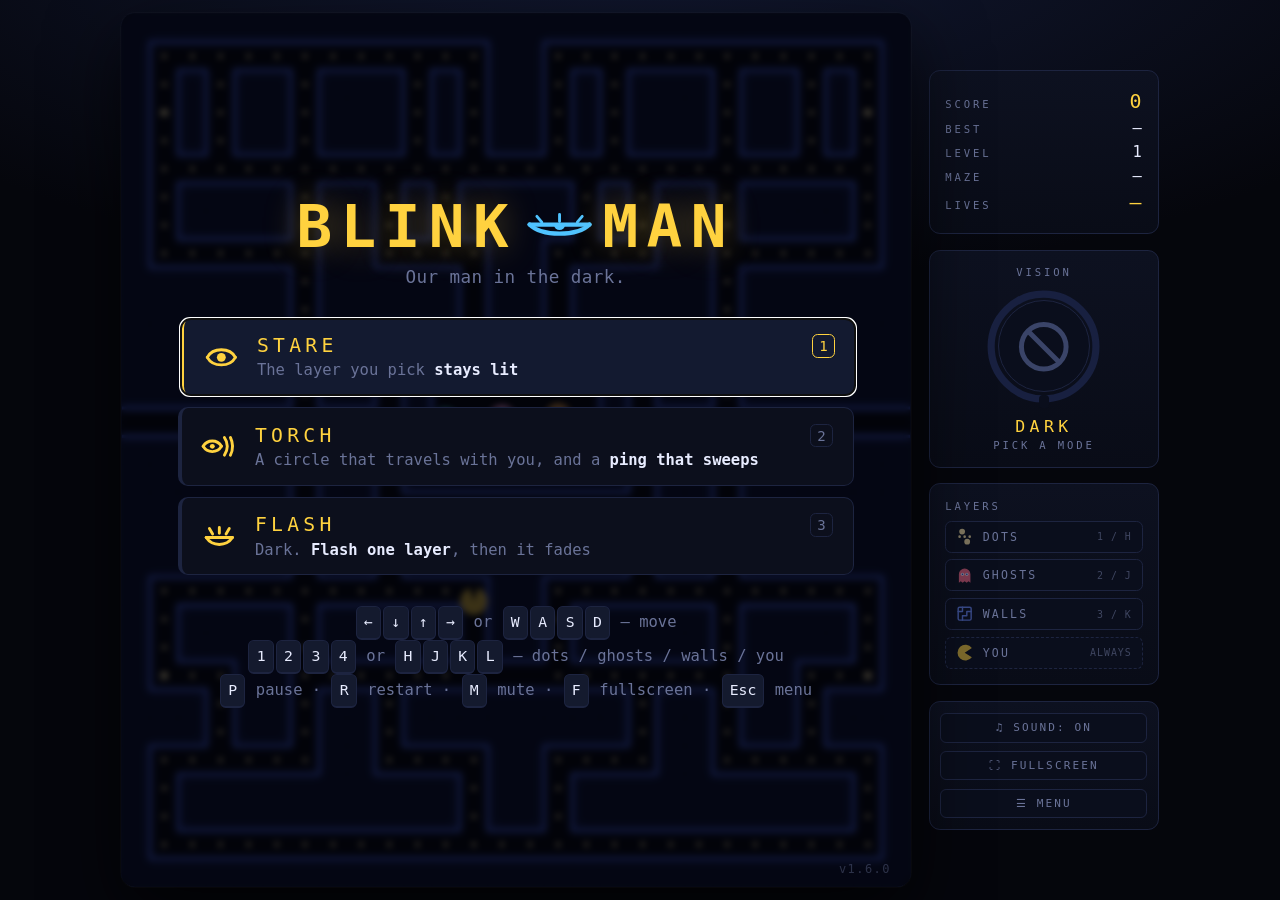
<file: index.html>
<!DOCTYPE html>
<html lang="en">
<head>
<meta charset="utf-8">
<title>BLINK-MAN</title>
<meta name="viewport" content="width=device-width, initial-scale=1">
<!-- content must match PV.TEXT.description in js/strings.js: link scrapers
     don't run JS, so they only ever see what is written here. -->
<meta name="description" data-t="description"
      content="A maze chase drawn one layer at a time.">
<meta property="og:type" content="website">
<meta property="og:title" content="BLINK-MAN">
<meta property="og:description" content="A maze chase drawn one layer at a time.">
<!-- Absolute, and deliberately so. A relative og:image resolves against
     whatever page the scraper fetched, which inside the itch.io zip is a
     sandboxed iframe origin that has no press/ directory. Pointing at the
     Pages copy gives every embed of the game the same card.
     press/social.png is 1200x630 because twitter:card below promises a
     1.91:1 image; cover.png is 630x500 and gets centre-cropped. -->
<meta property="og:image" content="https://kautiontape.github.io/blinkman/press/social.png">
<meta property="og:image:width" content="1200">
<meta property="og:image:height" content="630">
<meta property="og:image:alt" content="BLINK-MAN over a maze that fades into the dark, two ghosts waiting in it">
<meta property="og:url" content="https://kautiontape.github.io/blinkman/">
<meta name="twitter:card" content="summary_large_image">
<!-- inline so it survives being zipped for itch.io and served from a subpath -->
<link rel="icon" href="data:image/svg+xml,%3Csvg xmlns='http://www.w3.org/2000/svg' viewBox='0 0 24 24'%3E%3Crect width='24' height='24' fill='%2305060c'/%3E%3Cpath d='M12 12L22 5.5a11 11 0 1 0 0 13z' fill='%23ffd23f'/%3E%3C/svg%3E">
<link rel="stylesheet" href="css/style.css">
</head>
<body>

<!-- Player-facing wording lives in js/strings.js. Elements marked data-t are
     filled from it at startup; data-t-html allows inline markup. -->
<div id="app">

  <div id="stage">
    <canvas id="board" width="560" height="620" role="img" aria-label="BLINK-MAN game board">
      <span data-t="canvasFallback"></span>
    </canvas>

    <!-- The nudge for a player who hasn't used the number keys, driven by
         js/hud.js. Ahead of the overlay so the overlay covers it, and
         aria-hidden because the layer chips carry the same shortcuts. -->
    <div id="hint" aria-hidden="true"></div>

    <div id="overlay" class="overlay">
      <div class="panel" id="panel-menu">
        <!-- The eye stands in for the hyphen, so the accessible name has to
             come from aria-label rather than the text inside. -->
        <h1 aria-label="BLINK-MAN"><span data-t="logo.before">BLINK</span><span class="eye" aria-hidden="true">
          <svg viewBox="0 0 32 15" fill="none" stroke="currentColor"
               stroke-width="1.9" stroke-linecap="round">
            <path d="M2.5 6.5C8 12 24 12 29.5 6.5"/>
            <path d="M2.5 6.5H29.5"/>
            <path d="M13.5 6.5a2.5 2.5 0 0 0 5 0" fill="currentColor" stroke="none"/>
            <path d="M8 5.4 5.8 2.8M16 5.1V2M24 5.4 26.2 2.8" stroke-width="1.3"/>
          </svg>
        </span><span data-t="logo.after">MAN</span></h1>
        <p class="tag" id="splash"></p>
        <noscript><p class="tag">JavaScript is required to play.</p></noscript>

        <!-- built in js/menu.js: the rows expand and collapse, so they are not
             pinned here -->
        <div class="modes" id="modes" role="group" aria-label="Mode and difficulty"></div>

        <div class="keys">
          <div><kbd>&larr;</kbd><kbd>&darr;</kbd><kbd>&uarr;</kbd><kbd>&rarr;</kbd> or <kbd>W</kbd><kbd>A</kbd><kbd>S</kbd><kbd>D</kbd>
            <span data-t="keys.move" data-t-html></span></div>
          <div><kbd>1</kbd><kbd>2</kbd><kbd>3</kbd><kbd>4</kbd> or <kbd>H</kbd><kbd>J</kbd><kbd>K</kbd><kbd>L</kbd>
            <span data-t="keys.vision" data-t-html></span></div>
          <div><kbd>P</kbd> pause &middot; <kbd>R</kbd> restart &middot; <kbd>M</kbd> mute &middot; <kbd>F</kbd> fullscreen &middot; <kbd>Esc</kbd> menu</div>
        </div>
        <!-- filled from PV.VERSION so a deploy can be identified on sight, and
             a button because it opens the changelog -->
        <button class="version" id="version" type="button"></button>
      </div>

      <!-- The release notes, built in js/changelog.js. A dialog but not an
           aria-modal one: it takes the menu's place rather than covering it,
           and the sidebar's mute and fullscreen buttons stay reachable the
           same way their keys do. -->
      <div class="panel changelog" id="panel-changelog" role="dialog"
           aria-labelledby="changelog-title" hidden>
        <h2 id="changelog-title" data-t="changelog.title"></h2>
        <div class="log" id="changelog-log" tabindex="0"></div>
        <button class="txtbtn" id="changelog-close" type="button" data-t="changelog.close"></button>
      </div>

      <div class="panel small" id="panel-message" role="status" hidden>
        <h2 id="msg-title">READY</h2>
        <p id="msg-body"></p>
        <p class="hint" id="msg-hint"></p>
      </div>
    </div>
  </div>

  <aside id="hud" aria-label="Game status">
    <div class="hud-block">
      <div class="stat"><span class="label" data-t="hud.score"></span><span class="value" id="score">0</span></div>
      <div class="stat"><span class="label" data-t="hud.best"></span><span class="value dim" id="best">0</span></div>
      <div class="stat"><span class="label" data-t="hud.level"></span><span class="value dim" id="level">1</span></div>
      <div class="stat"><span class="label" data-t="hud.maze"></span><span class="value dim" id="maze-id">&mdash;</span></div>
      <div class="stat"><span class="label" data-t="hud.lives"></span><span class="value" id="lives"></span></div>
    </div>

    <div class="hud-block vision">
      <div class="label" data-t="hud.vision"></div>

      <div class="badge-wrap">
        <svg class="ring" viewBox="0 0 100 100" aria-hidden="true">
          <circle class="ring-track" cx="50" cy="50" r="44"></circle>
          <circle class="ring-fill"  cx="50" cy="50" r="44" id="ring-fill"></circle>
        </svg>
        <div class="badge" id="badge">
          <div class="badge-icon" id="badge-icon"></div>
        </div>
        <div class="badge-cd" id="badge-cd"></div>
      </div>
      <div class="badge-name" id="badge-name"></div>
      <div class="badge-mode" id="badge-mode"></div>
    </div>

    <div class="hud-block">
      <div class="label" data-t="hud.layers"></div>
      <!-- buttons, built in js/hud.js: clicking one is the same pick as its key -->
      <div class="chips" id="chips" role="group" aria-label="Layers"></div>
    </div>

    <div class="hud-block foot">
      <button id="btn-mute" class="txtbtn" type="button" title="Toggle sound (M)" aria-keyshortcuts="M"></button>
      <button id="btn-full" class="txtbtn" type="button" title="Toggle fullscreen (F)" aria-keyshortcuts="F"></button>
      <button id="btn-menu" class="txtbtn" type="button" title="Menu (Esc)" aria-keyshortcuts="Escape" data-t="buttons.menu"></button>
    </div>
  </aside>

</div>

<!-- maze.js first of the game files: entities, render and game read PV.TILE at
     load time, and attract reads PV.DIRS. aura.js comes after
     render.js, whose PV.wantsCalm it reads. main.js last — it starts the
     loop. -->
<script src="js/strings.js"></script>
<script src="js/changelog.js"></script>
<script src="js/maze.js"></script>
<script src="js/audio.js"></script>
<script src="js/vision.js"></script>
<script src="js/entities.js"></script>
<script src="js/render.js"></script>
<script src="js/aura.js"></script>
<script src="js/hud.js"></script>
<script src="js/menu.js"></script>
<script src="js/game.js"></script>
<script src="js/attract.js"></script>
<script src="js/main.js"></script>
</body>
</html>
</file>
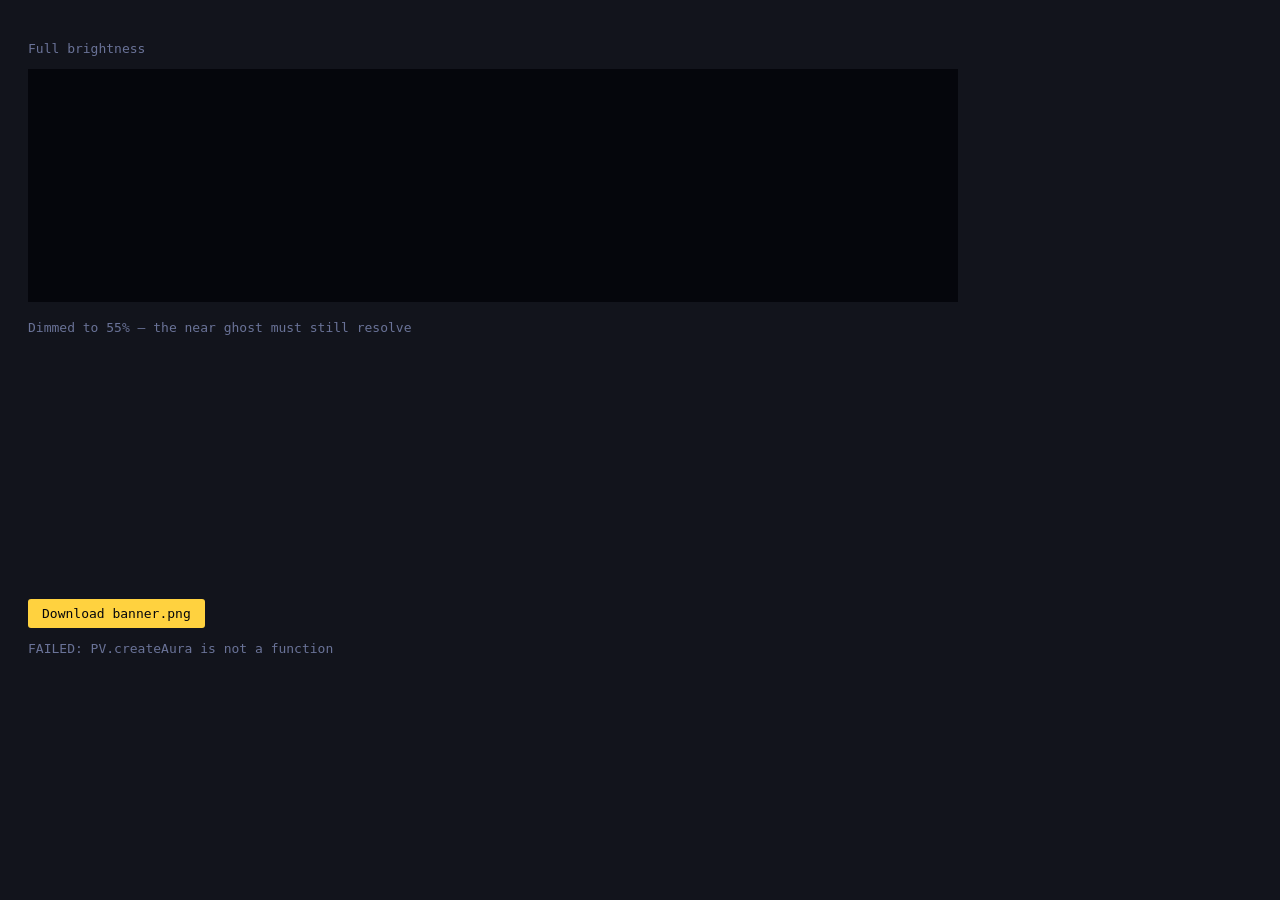
<file: tools/banner.html>
<!DOCTYPE html>
<html lang="en">
<head>
<meta charset="utf-8">
<title>BLINK-MAN banner</title>
<link rel="preconnect" href="https://fonts.googleapis.com">
<link rel="preconnect" href="https://fonts.gstatic.com" crossorigin>
<link href="https://fonts.googleapis.com/css2?family=JetBrains+Mono:wght@800&display=swap" rel="stylesheet">
<style>
  body { margin: 0; padding: 28px; background: #12141c; color: #e8ecff;
         font: 13px ui-monospace, monospace; }
  canvas { display: block; width: 930px; height: 233px; margin-bottom: 18px; }
  /* Half brightness, to check the 18% ghost survives a dim screen. */
  #dim { filter: brightness(0.55); }
  button { font: inherit; padding: 7px 14px; background: #ffd23f; color: #05060c;
           border: 0; border-radius: 3px; cursor: pointer; }
  p { color: #6a7398; }
</style>
</head>
<body>
  <p>Full brightness</p>
  <canvas id="out" width="1860" height="465"></canvas>
  <p>Dimmed to 55% — the near ghost must still resolve</p>
  <canvas id="dim" width="1860" height="465"></canvas>
  <button id="save">Download banner.png</button>
  <p id="info"></p>

<script src="../js/maze.js"></script>
<script src="../js/render.js"></script>
<script src="./banner-layout.js"></script>
<script src="./banner-draw.js"></script>
<script>
  var out = document.getElementById('out');

  document.fonts.load('800 100px "JetBrains Mono"').then(function () {
    return document.fonts.ready;
  }).then(function () {
    var meta = PV.drawBanner(out, PV.BANNER.seed);
    document.getElementById('dim').getContext('2d').drawImage(out, 0, 0);
    document.getElementById('info').textContent =
      'seed ' + meta.seed + '  recipe ' + meta.recipe +
      '  player c' + meta.player.col + ',r' + meta.player.row;
  }).catch(function (err) {
    document.getElementById('info').textContent = 'FAILED: ' + err.message;
    throw err;
  });

  document.getElementById('save').onclick = function () {
    out.toBlob(function (blob) {
      var a = document.createElement('a');
      a.href = URL.createObjectURL(blob);
      a.download = 'banner.png';
      a.click();
      URL.revokeObjectURL(a.href);
    });
  };
</script>
</body>
</html>
</file>
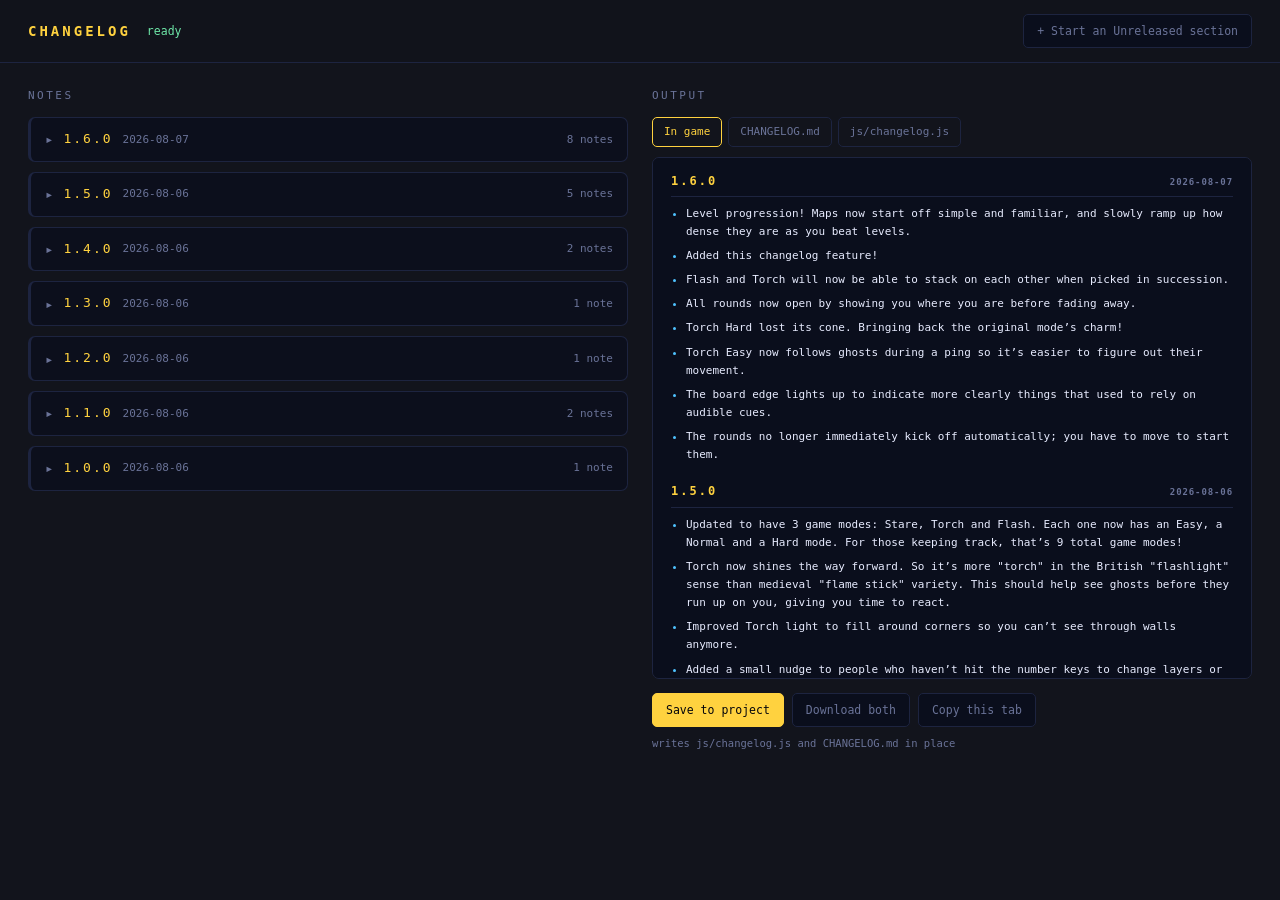
<file: tools/changelog.html>
<!DOCTYPE html>
<html lang="en">
<head>
<meta charset="utf-8">
<title>BLINK-MAN changelog</title>
<style>
  :root {
    --bg: #12141c; --panel: #0c0f1c; --sunken: #0a0e1c; --line: #1d2440;
    --ink: #e8ecff; --dim: #6a7398; --accent: #ffd23f; --accent2: #4fc3ff;
    --danger: #ff4d6d;
  }
  * { box-sizing: border-box; }
  body { margin: 0; background: var(--bg); color: var(--ink);
         font: 13px/1.6 ui-monospace, "JetBrains Mono", Menlo, Consolas, monospace; }

  header { position: sticky; top: 0; z-index: 5; display: flex; align-items: center;
           gap: 16px; padding: 14px 28px; background: rgba(18,20,28,.94);
           border-bottom: 1px solid var(--line); backdrop-filter: blur(6px); }
  h1 { margin: 0; font-size: 14px; letter-spacing: 3px; color: var(--accent); font-weight: 700; }
  .spacer { flex: 1; }
  #verdict { font-size: 11.5px; color: var(--dim); }
  #verdict.bad { color: var(--danger); }
  #verdict.good { color: #6ee7a8; }

  .cols { display: grid; grid-template-columns: minmax(0,1fr) minmax(0,1fr);
          gap: 24px; padding: 24px 28px 80px; align-items: start; }
  @media (max-width: 1100px) { .cols { grid-template-columns: minmax(0,1fr); } }

  h2 { margin: 0 0 12px; font-size: 11px; letter-spacing: 2.5px; color: var(--dim);
       font-weight: 500; }

  /* ---- the editor ---- */

  details { background: var(--panel); border: 1px solid var(--line);
            border-left: 3px solid var(--line); border-radius: 7px;
            margin-bottom: 10px; }
  details[open] { border-left-color: var(--accent2); }
  details.pending { border-left-color: var(--accent); }
  summary { display: flex; align-items: center; gap: 10px; padding: 11px 14px;
            cursor: pointer; list-style: none; }
  summary::-webkit-details-marker { display: none; }
  summary::before { content: '▸'; color: var(--dim); font-size: 14px; line-height: 1; }
  details[open] summary::before { content: '▾'; }
  .rel-name { letter-spacing: 2px; color: var(--accent); }
  .rel-when { font-size: 11px; color: var(--dim); }
  .rel-count { margin-left: auto; font-size: 11px; color: var(--dim); }
  .body { padding: 0 14px 14px; }

  .note { display: flex; gap: 8px; align-items: flex-start; margin-bottom: 7px; }
  textarea { flex: 1; min-height: 34px; padding: 7px 10px; resize: none; overflow: hidden;
             background: var(--sunken); border: 1px solid var(--line); border-radius: 5px;
             color: var(--ink); font: inherit; }
  textarea:focus { outline: none; border-color: var(--accent2); }
  textarea.bad { border-color: var(--danger); }
  .why { margin: -3px 0 8px 2px; font-size: 11px; color: var(--danger); }
  .why[hidden] { display: none; }

  .tools { display: flex; flex-direction: column; gap: 2px; }
  .mini { width: 22px; height: 16px; padding: 0; line-height: 1; background: none;
          border: 1px solid var(--line); border-radius: 3px; color: var(--dim);
          font: 10px ui-monospace, monospace; cursor: pointer; }
  .mini:hover:not(:disabled) { color: var(--ink); border-color: var(--accent2); }
  .mini:disabled { opacity: .25; cursor: default; }
  .mini.kill:hover { color: var(--danger); border-color: var(--danger); }

  button.act { padding: 7px 13px; background: var(--sunken); border: 1px solid var(--line);
               border-radius: 5px; color: var(--dim); font: inherit; font-size: 11.5px;
               cursor: pointer; }
  button.act:hover:not(:disabled) { color: var(--ink); border-color: var(--accent2); }
  button.act:disabled { opacity: .35; cursor: default; }
  button.act.go { background: var(--accent); border-color: var(--accent); color: #05060c; }
  button.act.go:hover:not(:disabled) { color: #05060c; filter: brightness(1.12); }

  /* ---- the output ---- */

  .out { position: sticky; top: 62px; }
  .tabs { display: flex; gap: 6px; margin-bottom: 10px; }
  .tab { padding: 5px 11px; background: none; border: 1px solid var(--line);
         border-radius: 5px; color: var(--dim); font: inherit; font-size: 11px;
         cursor: pointer; }
  .tab.on { color: var(--accent); border-color: var(--accent); }
  pre { margin: 0; padding: 14px; max-height: 58vh; overflow: auto;
        background: var(--sunken); border: 1px solid var(--line); border-radius: 7px;
        font: inherit; font-size: 11.5px; white-space: pre-wrap; word-break: break-word;
        color: var(--dim); }
  #preview { max-height: 58vh; overflow: auto; padding: 14px 18px;
             background: var(--sunken); border: 1px solid var(--line); border-radius: 7px; }
  .rel-block + .rel-block { margin-top: 18px; }
  .rel-block h3 { display: flex; justify-content: space-between; align-items: baseline;
                  margin: 0 0 8px; padding-bottom: 5px; border-bottom: 1px solid var(--line);
                  font-size: 12px; letter-spacing: 2px; color: var(--accent); }
  .rel-block .when { font-size: 9px; letter-spacing: .1em; color: var(--dim); }
  .rel-block ul { margin: 0; padding-left: 15px; }
  .rel-block li { margin: 6px 0; font-size: 11px; line-height: 1.65; }
  .rel-block li::marker { color: var(--accent2); }

  .bar { display: flex; flex-wrap: wrap; gap: 8px; align-items: center; margin-top: 14px; }
  #saved { font-size: 11px; color: var(--dim); }
  #how { margin: 8px 0 0; font-size: 10.5px; color: var(--dim); }

  .warn { margin: 0 28px; display: flex; flex-direction: column; gap: 8px; }
  .warn:empty { display: none; }
  .warn p { display: flex; flex-wrap: wrap; align-items: center; gap: 10px;
            margin: 0; padding: 10px 14px; background: #2a1520;
            border: 1px solid var(--danger); border-radius: 6px;
            font-size: 11.5px; color: #ffb3c1; }
  .warn a { color: var(--accent); font-weight: 700; }
  code { color: var(--accent2); }
</style>
</head>
<body>

<header>
  <h1>CHANGELOG</h1>
  <span id="verdict"></span>
  <span class="spacer"></span>
  <button class="act" id="add-pending" hidden>+ Start an Unreleased section</button>
</header>

<div class="warn" id="warn"></div>

<div class="cols">
  <div>
    <h2>NOTES</h2>
    <div id="editor"></div>
  </div>

  <div class="out">
    <h2>OUTPUT</h2>
    <div class="tabs">
      <button class="tab on" data-view="preview">In game</button>
      <button class="tab" data-view="md">CHANGELOG.md</button>
      <button class="tab" data-view="js">js/changelog.js</button>
    </div>
    <div id="preview"></div>
    <pre id="md" hidden></pre>
    <pre id="js" hidden></pre>
    <div class="bar">
      <button class="act go" id="save">Save to project</button>
      <button class="act" id="download">Download both</button>
      <button class="act" id="copy">Copy this tab</button>
      <span id="saved"></span>
    </div>
    <p id="how"></p>
  </div>
</div>

<!-- The notes themselves, and every renderer the game uses on them. Loading
     the real file is the point: this page edits what the game ships. -->
<script src="../js/changelog.js"></script>
<script>
(function (PV) {
  'use strict';

  /* The draft. Deep-copied so an abandoned edit is one reload away, and so the
     array the page loaded stays available as the "unchanged" baseline. */
  var draft = JSON.parse(JSON.stringify(PV.CHANGELOG));
  var PENDING = PV.CHANGELOG_UNRELEASED;

  var editor = document.getElementById('editor');
  var verdict = document.getElementById('verdict');
  var saved = document.getElementById('saved');
  var warn = document.getElementById('warn');
  var saveBtn = document.getElementById('save');
  var downloadBtn = document.getElementById('download');

  /* The source text js/changelog.js's array gets spliced into. Fetched rather
     than rebuilt, so this page never has to know what else is in that file. */
  var sourceText = null;
  var rootHandle = null;

  /* Writing to disk needs a trustworthy origin, and only localhost, 127.0.0.1
     and [::1] are. `python3 -m http.server` prints its banner as 0.0.0.0,
     which is the address it *binds*, and following that into the URL bar costs
     you the file access — same server, same port, wrong name. This is the same
     page on a name that counts. */
  function trustworthyUrl() {
    if (window.isSecureContext || location.protocol !== 'http:') return null;
    return 'http://localhost' + (location.port ? ':' + location.port : '') +
      location.pathname + location.search;
  }

  // ------------------------------------------------------------- the rules

  /* Both live in js/changelog.js, alongside the notes and the renderers, and
     test/changelog-test.js fails on the same faultIn. That is what makes Save
     staying disabled here the same standard the suite applies — this page
     cannot write a file that turns it red. */
  var faultIn = PV.changelogFault;
  var tidy = PV.changelogTidy;

  function clean() {
    return draft.map(function (rel) {
      return {
        version: rel.version,
        date: rel.date,
        notes: rel.notes.map(tidy).filter(Boolean)
      };
    });
  }

  function faults() {
    var n = 0;
    draft.forEach(function (rel) {
      if (!rel.notes.length) n++;
      rel.notes.forEach(function (note) { if (faultIn(note)) n++; });
    });
    return n;
  }

  // ------------------------------------------------------------ the editor

  function grow(ta) {
    ta.style.height = 'auto';
    ta.style.height = ta.scrollHeight + 'px';
  }

  function noteRow(rel, i) {
    var row = document.createElement('div');
    row.className = 'note';

    var ta = document.createElement('textarea');
    ta.value = rel.notes[i];
    ta.rows = 1;

    var why = document.createElement('p');
    why.className = 'why';

    /* Live rather than on blur: a note being told it is 'empty' while you are
       three words into fixing it is worse than no message at all. */
    function mark() {
      var fault = faultIn(rel.notes[i]);
      ta.classList.toggle('bad', !!fault);
      why.textContent = fault || '';
      why.hidden = !fault;
    }

    ta.addEventListener('input', function () {
      rel.notes[i] = ta.value;
      grow(ta);
      mark();
      refresh();
    });
    // Tidying on the way out rather than as you type, so a half-typed word is
    // never rewritten under the cursor.
    ta.addEventListener('blur', function () {
      rel.notes[i] = tidy(ta.value);
      ta.value = rel.notes[i];
      grow(ta);
      mark();
      refresh();
    });
    // A list of notes behaves like a list: Enter starts the next one.
    ta.addEventListener('keydown', function (e) {
      if (e.key !== 'Enter' || e.shiftKey) return;
      e.preventDefault();
      rel.notes[i] = tidy(ta.value);
      rel.notes.splice(i + 1, 0, '');
      draw(rel, i + 1);
    });

    var tools = document.createElement('div');
    tools.className = 'tools';
    tools.appendChild(mini('▲', i === 0, function () {
      rel.notes.splice(i - 1, 0, rel.notes.splice(i, 1)[0]);
      draw(rel, i - 1);
    }));
    tools.appendChild(mini('▼', i === rel.notes.length - 1, function () {
      rel.notes.splice(i + 1, 0, rel.notes.splice(i, 1)[0]);
      draw(rel, i + 1);
    }));
    var kill = mini('✕', false, function () {
      rel.notes.splice(i, 1);
      draw();
    });
    kill.classList.add('kill');
    tools.appendChild(kill);

    row.appendChild(ta);
    row.appendChild(tools);

    var wrap = document.createElement('div');
    wrap.appendChild(row);
    wrap.appendChild(why);
    mark();
    return wrap;
  }

  function mini(label, disabled, onclick) {
    var b = document.createElement('button');
    b.className = 'mini';
    b.type = 'button';
    b.textContent = label;
    b.disabled = disabled;
    b.onclick = onclick;
    return b;
  }

  /* Which releases are unfolded, by version. Adding or deleting a note redraws
     the whole list, and without this every other release would fold itself up
     underneath you each time. */
  var opened = {};
  draft.forEach(function (rel) { opened[rel.version] = rel.version === PENDING; });

  /* `focusRel` and `focusAt` put the caret back where the edit happened, since
     every structural change redraws the whole list. */
  function draw(focusRel, focusAt) {
    editor.textContent = '';
    draft.forEach(function (rel) {
      var pending = rel.version === PENDING;

      var box = document.createElement('details');
      if (pending) box.className = 'pending';
      box.open = !!opened[rel.version];
      box.addEventListener('toggle', function () { opened[rel.version] = box.open; });

      var sum = document.createElement('summary');
      sum.innerHTML = '<span class="rel-name"></span><span class="rel-when"></span>' +
        '<span class="rel-count"></span>';
      sum.querySelector('.rel-name').textContent = rel.version;
      sum.querySelector('.rel-when').textContent = rel.date ||
        (pending ? 'dated when you release' : '');
      sum.querySelector('.rel-count').textContent =
        rel.notes.length + (rel.notes.length === 1 ? ' note' : ' notes');
      box.appendChild(sum);

      var body = document.createElement('div');
      body.className = 'body';
      rel.notes.forEach(function (note, i) { body.appendChild(noteRow(rel, i)); });

      var add = document.createElement('button');
      add.className = 'act';
      add.type = 'button';
      add.textContent = '+ Add note';
      add.onclick = function () {
        rel.notes.push('');
        draw(rel, rel.notes.length - 1);
      };
      body.appendChild(add);

      box.appendChild(body);
      editor.appendChild(box);

      if (rel === focusRel) {
        opened[rel.version] = box.open = true;
        var tas = body.querySelectorAll('textarea');
        if (tas[focusAt]) { tas[focusAt].focus(); }
      }
    });

    editor.querySelectorAll('textarea').forEach(grow);
    document.getElementById('add-pending').hidden =
      draft.some(function (rel) { return rel.version === PENDING; });
    refresh();
  }

  // ------------------------------------------------------------ the output

  var views = { preview: document.getElementById('preview'),
                md: document.getElementById('md'),
                js: document.getElementById('js') };
  var view = 'preview';

  function refresh() {
    var entries = clean();
    // The same call main.js makes, so this is the modal, not a lookalike.
    views.preview.innerHTML = PV.changelogHtml(entries)
      .replace(/class="rel"/g, 'class="rel-block"')
      .replace(/class="rel-date"/g, 'class="when"');
    views.md.textContent = PV.changelogMarkdown(entries);
    views.js.textContent = PV.changelogEntriesJs(entries);

    var bad = faults();
    verdict.className = bad ? 'bad' : 'good';
    verdict.textContent = bad
      ? bad + (bad === 1 ? ' note needs fixing' : ' notes need fixing')
      : 'ready';
    saveBtn.disabled = downloadBtn.disabled = bad > 0 || !sourceText;
    saveBtn.title = whySaveIs();
    document.getElementById('how').textContent = whySaveIs();
  }

  /* A disabled button with no reason on it is the worst version of this, so
     the reason is always on screen. It names the actual missing piece — the
     server, the API, or a note — rather than blaming the browser on a hunch. */
  function whySaveIs() {
    if (!sourceText) return 'needs a local server — see above';
    if (faults()) return 'fix the notes first';
    if (!window.isSecureContext) {
      return location.hostname + ' is not a trustworthy origin — reopen on localhost';
    }
    if (!window.showDirectoryPicker) {
      return 'no directory picker in this browser — Download both instead';
    }
    return 'writes js/changelog.js and CHANGELOG.md in place';
  }

  document.querySelectorAll('.tab').forEach(function (tab) {
    tab.onclick = function () {
      view = tab.dataset.view;
      document.querySelectorAll('.tab').forEach(function (t) {
        t.classList.toggle('on', t === tab);
      });
      Object.keys(views).forEach(function (k) { views[k].hidden = k !== view; });
    };
  });

  document.getElementById('add-pending').onclick = function () {
    draft.unshift({ version: PENDING, date: '', notes: [''] });
    draw(draft[0], 0);
  };

  // -------------------------------------------------------------- the save

  function files() {
    var entries = clean();
    return {
      'js/changelog.js': PV.changelogSource(sourceText, entries),
      'CHANGELOG.md': PV.changelogMarkdown(entries)
    };
  }

  function say(msg, bad) {
    saved.textContent = msg;
    saved.style.color = bad ? 'var(--danger)' : '#6ee7a8';
  }

  /* Several things can be wrong at once — a non-trustworthy origin and a
     CHANGELOG.md holding edits, say — so notices stack rather than replace. */
  function notice(build) {
    var p = document.createElement('p');
    build(p);
    warn.appendChild(p);
    return p;
  }

  /* Straight onto the working copy. The directory picker is the only way a
     page is allowed to do that, and it needs the project root — the one
     holding index.html — not js/ or tools/. */
  saveBtn.onclick = async function () {
    try {
      /* Report the state rather than guess at a cause. The picker needs a
         secure context — http://localhost counts, file:// does not — and a
         Chromium build that ships it. Which of those is missing is worth
         saying out loud, because the fix is different for each. */
      if (!window.showDirectoryPicker) throw new Error(
        'no showDirectoryPicker on ' + location.origin +
        ' (secure context: ' + window.isSecureContext + '). Use Download both.');
      if (!rootHandle) {
        rootHandle = await window.showDirectoryPicker({ mode: 'readwrite', id: 'blinkman' });
      }
      var js = await rootHandle.getDirectoryHandle('js');
      var handle = await js.getFileHandle('changelog.js');

      // Re-read rather than trusting the fetch from page load: an edit made in
      // an editor since then would otherwise be silently overwritten.
      var onDisk = await (await handle.getFile()).text();
      var next = PV.changelogSource(onDisk, clean());
      if (next === null) throw new Error('could not find the array in js/changelog.js');

      await write(handle, next);
      await write(await rootHandle.getFileHandle('CHANGELOG.md', { create: true }),
        PV.changelogMarkdown(clean()));
      sourceText = next;
      say('saved both files');
    } catch (err) {
      if (err.name === 'AbortError') return;          // the picker was dismissed
      // The name matters as much as the text: SecurityError means the origin,
      // NotAllowedError means the permission was refused.
      say(err.name && err.name !== 'Error' ? err.name + ': ' + err.message : err.message, true);
    }
  };

  async function write(handle, text) {
    var w = await handle.createWritable();
    await w.write(text);
    await w.close();
  }

  downloadBtn.onclick = function () {
    var out = files();
    Object.keys(out).forEach(function (name) {
      var a = document.createElement('a');
      a.href = URL.createObjectURL(new Blob([out[name]], { type: 'text/plain' }));
      a.download = name.split('/').pop();
      a.click();
      URL.revokeObjectURL(a.href);
    });
    say('downloaded — move them into place');
  };

  document.getElementById('copy').onclick = function () {
    var text = view === 'preview' ? views.md.textContent : views[view].textContent;
    navigator.clipboard.writeText(text).then(function () {
      say('copied ' + (view === 'preview' ? 'the Markdown' : 'the ' + view));
    }, function () { say('the browser refused the clipboard', true); });
  };

  // --------------------------------------------------------------- startup

  /* The array arrives through the script tag above, which works from anywhere.
     The file's *text* has to be fetched, and that needs a server — so does the
     directory picker, which is only offered in a secure context. */
  /* no-store on both reads. A cached copy here is not a stale preview, it is a
     wrong answer: the divergence check would clear a CHANGELOG.md it had not
     actually seen, and Download both would hand back a file spliced onto an
     older source. */
  fetch('../js/changelog.js', { cache: 'no-store' })
    .then(function (r) { return r.ok ? r.text() : Promise.reject(r.status); })
    .then(function (text) { sourceText = text; refresh(); return checkMarkdown(); })
    .catch(function () {
      notice(function (p) {
        p.innerHTML = 'Open this over a local server to save anything — ' +
          '<code>python3 -m http.server 8000</code> from the project root, then ' +
          '<code>localhost:8000/tools/changelog.html</code>. Editing and the ' +
          'previews work as they are.';
      });
      refresh();
    });

  /* Ahead of everything else, because it is the one problem with a one-click
     fix and the one whose cause is invisible: the page looks perfectly served,
     it just cannot be trusted with your files under this name. */
  (function () {
    var better = trustworthyUrl();
    if (!better) return;
    notice(function (p) {
      p.appendChild(document.createTextNode(
        location.hostname + ' is not a trustworthy origin, so the browser will ' +
        'not hand over your files. Same server, different name:'));
      var a = document.createElement('a');
      a.href = better;
      a.textContent = better;
      p.appendChild(a);
    });
  })();

  /* CHANGELOG.md is the file people reach for, so it grows edits the array has
     not seen. Saying so on arrival — with the button that takes them — is what
     keeps the next save from quietly writing over them. */
  function checkMarkdown() {
    return fetch('../CHANGELOG.md', { cache: 'no-store' })
      .then(function (r) { return r.ok ? r.text() : Promise.reject(r.status); })
      .then(function (md) {
        var fromMd = PV.changelogParse(md);
        if (!fromMd.length || PV.changelogSame(fromMd, clean())) return;
        var row = notice(function (p) {
          p.appendChild(document.createTextNode(
            'CHANGELOG.md says something different from js/changelog.js. ' +
            'Saving now would write over it.'));
          var take = document.createElement('button');
          take.className = 'act';
          take.textContent = 'Load CHANGELOG.md';
          take.onclick = function () {
            draft = fromMd;
            opened = {};
            draft.forEach(function (rel) { opened[rel.version] = rel.version === PENDING; });
            row.remove();
            draw();
            say('loaded from CHANGELOG.md — Save to write it back');
          };
          p.appendChild(take);
        });
      })
      .catch(function () { /* no CHANGELOG.md yet — the array is all there is */ });
  }

  draw();

})(window.PV);
</script>
</body>
</html>
</file>
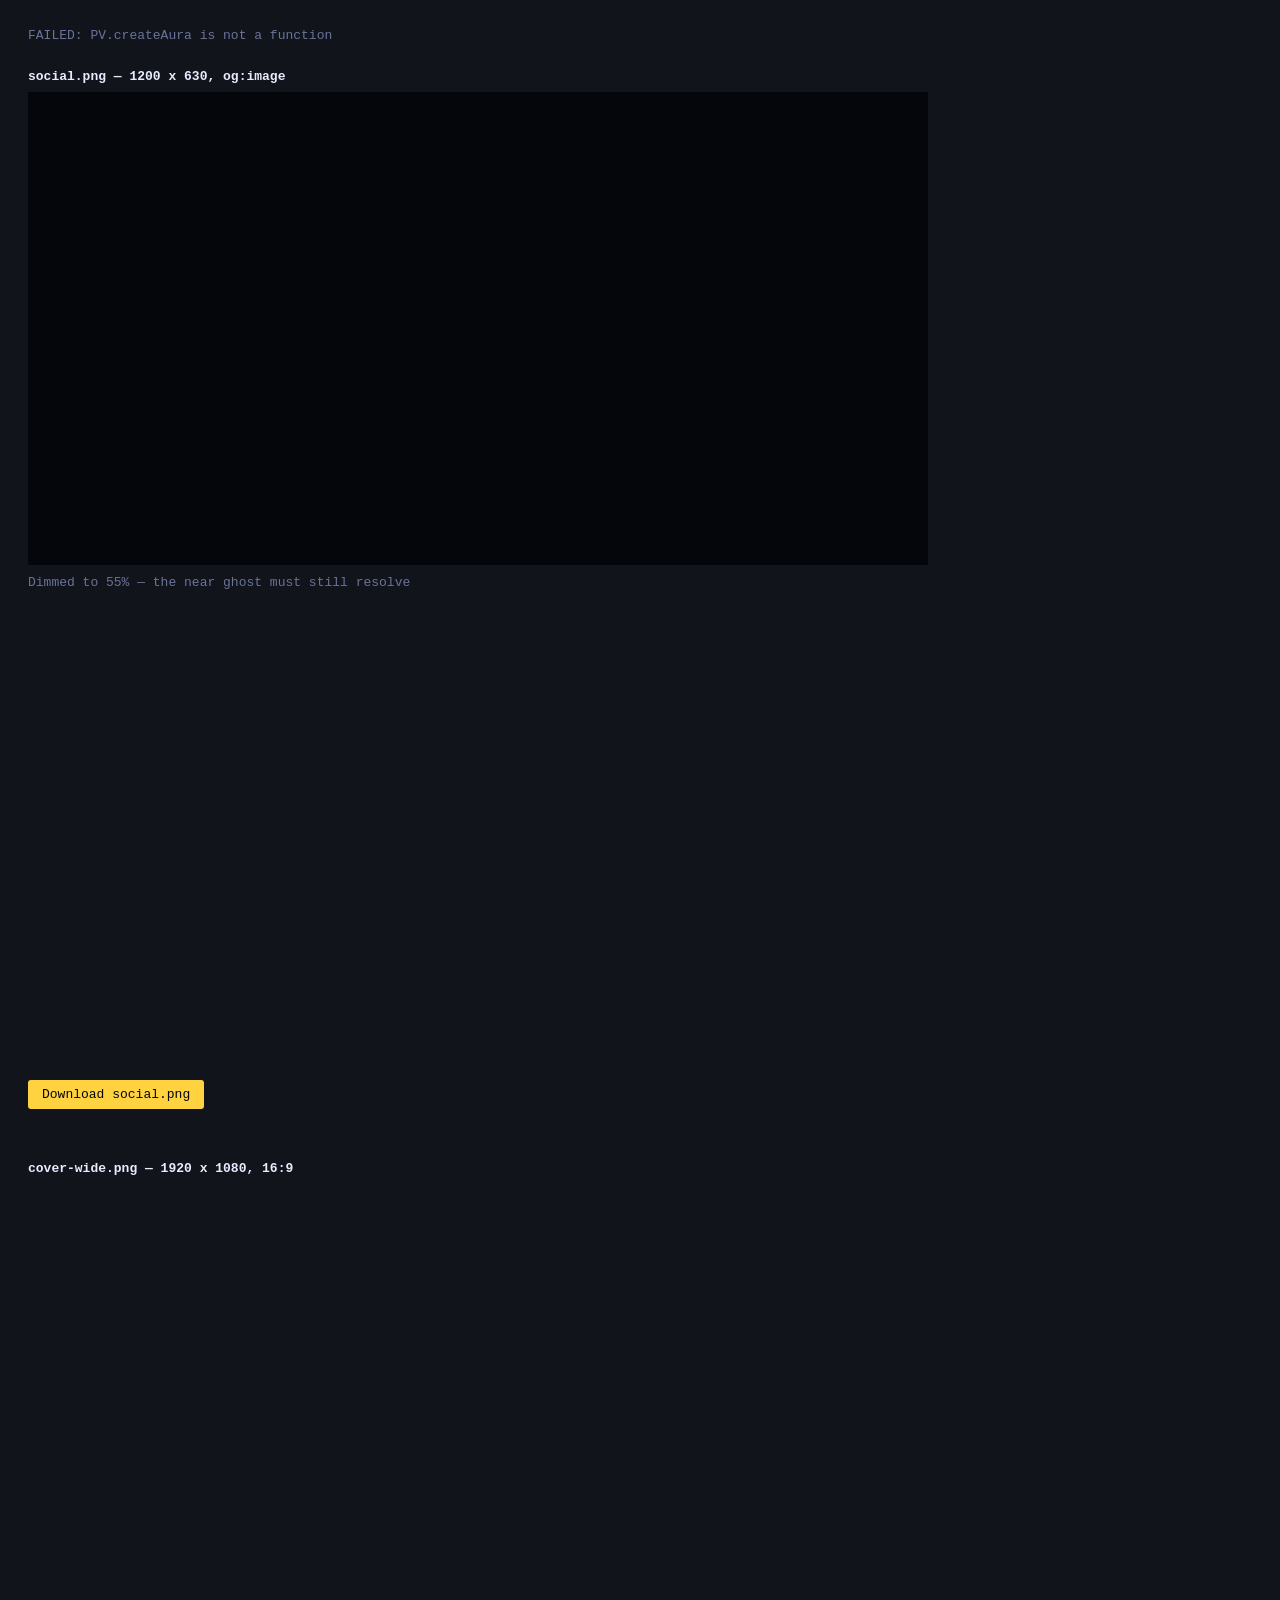
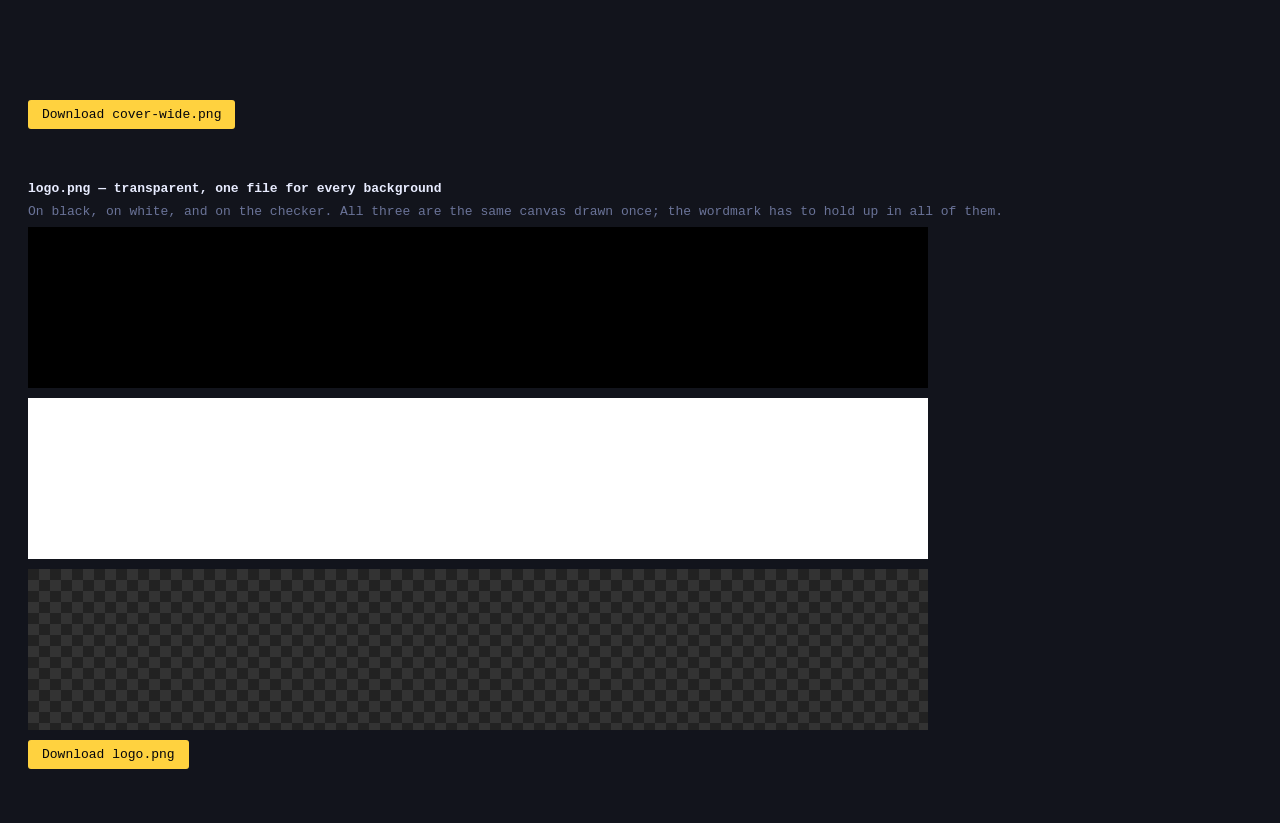
<file: tools/promo.html>
<!DOCTYPE html>
<html lang="en">
<head>
<meta charset="utf-8">
<title>BLINK-MAN press art</title>
<link rel="preconnect" href="https://fonts.googleapis.com">
<link rel="preconnect" href="https://fonts.gstatic.com" crossorigin>
<link href="https://fonts.googleapis.com/css2?family=JetBrains+Mono:wght@500;800&display=swap" rel="stylesheet">
<style>
  body { margin: 0; padding: 28px; background: #12141c; color: #e8ecff;
         font: 13px ui-monospace, monospace; }
  canvas { display: block; max-width: 900px; width: 100%; height: auto;
           margin-bottom: 10px; }
  /* The checker shows where the logo is genuinely transparent. */
  .alpha { background-image:
             linear-gradient(45deg, #333 25%, transparent 25%, transparent 75%, #333 75%),
             linear-gradient(45deg, #333 25%, #222 25%, #222 75%, #333 75%);
           background-size: 22px 22px;
           background-position: 0 0, 11px 11px; }
  .light { background: #ffffff; }
  .dark-bg { background: #000000; }
  /* Half brightness, to check the near ghost survives a dim screen. */
  .dim { filter: brightness(0.55); }
  button { font: inherit; padding: 7px 14px; background: #ffd23f; color: #05060c;
           border: 0; border-radius: 3px; cursor: pointer; margin-bottom: 26px; }
  h2 { font: 600 13px ui-monospace, monospace; margin: 26px 0 8px; }
  p { color: #6a7398; margin: 0 0 8px; }
</style>
</head>
<body>
  <p id="info">rendering…</p>

  <h2>social.png — 1200 x 630, og:image</h2>
  <canvas id="social" width="1200" height="630"></canvas>
  <p>Dimmed to 55% — the near ghost must still resolve</p>
  <canvas id="social-dim" class="dim" width="1200" height="630"></canvas>
  <button data-save="social">Download social.png</button>

  <h2>cover-wide.png — 1920 x 1080, 16:9</h2>
  <canvas id="wide" width="1920" height="1080"></canvas>
  <button data-save="wide">Download cover-wide.png</button>

  <h2>logo.png — transparent, one file for every background</h2>
  <p>On black, on white, and on the checker. All three are the same canvas
     drawn once; the wordmark has to hold up in all of them.</p>
  <canvas id="logo" class="dark-bg" width="1900" height="340"></canvas>
  <canvas id="logo-white" class="light" width="1900" height="340"></canvas>
  <canvas id="logo-checker" class="alpha" width="1900" height="340"></canvas>
  <button data-save="logo">Download logo.png</button>

<script src="../js/maze.js"></script>
<script src="../js/render.js"></script>
<script src="./banner-layout.js"></script>
<script src="./banner-draw.js"></script>
<script>
  var FILES = {
    social: 'social.png',
    wide: 'cover-wide.png',
    logo: 'logo.png'
  };

  function byId(id) { return document.getElementById(id); }

  document.fonts.load('800 100px "JetBrains Mono"').then(function () {
    return document.fonts.load('500 40px "JetBrains Mono"');
  }).then(function () {
    return document.fonts.ready;
  }).then(function () {
    var social = PV.drawPreset(byId('social'), 'social');
    PV.drawPreset(byId('wide'), 'wide');
    PV.drawLogo(byId('logo'));

    ['logo-white', 'logo-checker'].forEach(function (id) {
      byId(id).getContext('2d').drawImage(byId('logo'), 0, 0);
    });
    byId('social-dim').getContext('2d').drawImage(byId('social'), 0, 0);

    byId('info').textContent = 'seed ' + social.seed + '  recipe ' +
      social.recipe + '  player c' + social.player.col + ',r' + social.player.row +
      '   logo ink ' + PV.LOGO_INK +
      '  ' + PV.contrastRatio(PV.LOGO_INK, '#ffffff').toFixed(2) + ':1 on white, ' +
      PV.contrastRatio(PV.LOGO_INK, '#000000').toFixed(2) + ':1 on black';
    document.body.dataset.ready = '1';
  }).catch(function (err) {
    byId('info').textContent = 'FAILED: ' + err.message;
    throw err;
  });

  document.body.addEventListener('click', function (e) {
    var id = e.target.dataset && e.target.dataset.save;
    if (!id) return;
    byId(id).toBlob(function (blob) {
      var a = document.createElement('a');
      a.href = URL.createObjectURL(blob);
      a.download = FILES[id];
      a.click();
      URL.revokeObjectURL(a.href);
    });
  });
</script>
</body>
</html>
</file>
<file: css/style.css>
/* Sizing model:
 *   main.js measures the viewport and sets #stage's pixel size plus a --sc
 *   scale factor (1 = 20 screen pixels per board tile). Everything drawn on
 *   the board scales through the canvas transform; everything around it scales
 *   off --sc or the HUD's own font-size, so the whole UI grows together. */
:root {
  --bg: #05060c;
  --panel: #0c0f1c;
  --sunken: #0a0e1c;
  --line: #1d2440;
  --ink: #e8ecff;
  --dim: #6a7398;
  --accent: #ffd23f;
  --accent2: #4fc3ff;
  --danger: #ff4d6d;
  --mono: ui-monospace, "SF Mono", "JetBrains Mono", Menlo, Consolas, monospace;
}

* { box-sizing: border-box; }

html, body {
  margin: 0;
  height: 100%;
  overflow: hidden;
  background:
    radial-gradient(120vw 70vh at 50% -10%, #131a35 0%, transparent 60%),
    var(--bg);
  color: var(--ink);
  font-family: var(--mono);
}

#app {
  height: 100vh;
  display: flex;
  align-items: center;
  justify-content: center;
  gap: clamp(12px, 1.4vw, 34px);
  padding: clamp(8px, 1.4vh, 26px);
}

#stage {
  position: relative;
  flex: 0 0 auto;
  /* width and height are set by main.js to the current board's aspect ratio,
     which changes with the level */
}

#board {
  display: block;
  width: 100%;
  height: 100%;
  background: #000;
  border: 1px solid var(--line);
  border-radius: calc(10px * var(--sc, 1));
  box-shadow: 0 0 0 1px rgba(255,255,255,.02), 0 3vh 8vh rgba(0,0,0,.7);
}

/* Lands in maze row 28, part of the fixed skeleton every maze shares and
   mostly wall — only the corridors at columns 12 to 15 cross it. The
   transition is the fade in and out; the reduced-motion block below
   collapses it. */
#hint {
  position: absolute;
  left: 0;
  right: 0;
  bottom: calc(40px * var(--sc, 1));
  text-align: center;
  font-size: calc(12px * var(--sc, 1));
  letter-spacing: calc(1px * var(--sc, 1));
  color: var(--ink);
  /* Stacked rather than one soft pass: the band it sits in is wall, and a lit
     wall's stroke runs straight through the glyphs without a tight halo. */
  text-shadow:
    0 0 calc(2px * var(--sc, 1)) #000,
    0 0 calc(3px * var(--sc, 1)) #000,
    0 0 calc(5px * var(--sc, 1)) #000,
    0 0 calc(10px * var(--sc, 1)) #000;
  pointer-events: none;
  opacity: 0;
  transition: opacity .6s;
}
/* Breathing rather than flat: it competes with a lit maze behind it, and the
   movement is what carries across a board the player is reading. .65 is the
   midpoint the breath swings either side of, .35 to .95. The animation waits
   out the fade-in transition above and starts and ends each loop on that
   midpoint, the value the fade lands on, so it never snaps. */
#hint.on {
  opacity: .65;
  animation: hint-breathe 3.6s ease-in-out .6s infinite;
}

@keyframes hint-breathe {
  0%, 100% { opacity: .65; }
  25%      { opacity: .95; }
  50%      { opacity: .65; }
  75%      { opacity: .35; }
}

.overlay {
  position: absolute;
  inset: 0;
  display: flex;
  align-items: center;
  justify-content: center;
  background: rgba(3,5,12,.78);
  -webkit-backdrop-filter: blur(3px);
  backdrop-filter: blur(3px);
  border-radius: calc(10px * var(--sc, 1));
}
/* display:flex above outranks [hidden]'s default style, which main.js toggles */
.overlay[hidden] { display: none; }

.panel {
  width: 92%;
  text-align: center;
  padding: 0 calc(18px * var(--sc, 1));
}

.panel h1 {
  margin: 0 0 calc(4px * var(--sc, 1));
  font-size: calc(42px * var(--sc, 1));
  letter-spacing: calc(6px * var(--sc, 1));
  color: var(--accent);
  text-shadow: 0 0 calc(24px * var(--sc, 1)) rgba(255,210,63,.35);
}
/* The half-shut eye standing in for the hyphen in BLINK-MAN. */
.panel h1 .eye {
  display: inline-block;
  width: 1.2em;
  height: .6em;
  margin: 0 .12em;
  vertical-align: .04em;
  color: var(--accent2);
}
.panel h1 .eye svg { width: 100%; height: 100%; display: block; }

.panel .tag {
  margin: 0 0 calc(22px * var(--sc, 1));
  color: var(--dim);
  font-size: calc(12.5px * var(--sc, 1));
  letter-spacing: .4px;
}

.panel.small h2 {
  margin: 0 0 calc(8px * var(--sc, 1));
  font-size: calc(30px * var(--sc, 1));
  letter-spacing: calc(4px * var(--sc, 1));
  color: var(--accent);
}
.panel.small p { margin: calc(4px * var(--sc, 1)) 0; font-size: calc(13px * var(--sc, 1)); }
.panel.small .hint {
  color: var(--dim);
  font-size: calc(11.5px * var(--sc, 1));
  margin-top: calc(14px * var(--sc, 1));
}

/* One column, and the mode rows keep their position through both steps: the
   list never reflows under the pointer, so changing your mind is one click on
   a row that has not moved. */
.modes {
  display: flex;
  flex-direction: column;
  gap: calc(8px * var(--sc, 1));
  margin-bottom: calc(22px * var(--sc, 1));
}

.mrow {
  display: grid;
  grid-template-columns: auto 1fr auto;
  align-items: center;
  gap: calc(12px * var(--sc, 1));
  width: 100%;
  padding: calc(11px * var(--sc, 1)) calc(14px * var(--sc, 1));
  background: var(--panel);
  border: 1px solid var(--line);
  border-left: calc(3px * var(--sc, 1)) solid var(--line);
  border-radius: calc(7px * var(--sc, 1));
  color: var(--ink);
  font-family: inherit;
  cursor: pointer;
  text-align: left;
  transition: border-color .12s, background .12s, transform .08s, opacity .12s;
}

/* Keyboard cursor and mouse hover land on the same look, so there is exactly
   one "where am I" signal on screen whichever device put it there. */
.mrow.is-cursor {
  background: #131a30;
  border-color: var(--accent2);
  border-left-color: var(--accent);
  transform: translateX(2px);
}

.mico { display: block; width: calc(26px * var(--sc, 1)); height: calc(26px * var(--sc, 1)); color: var(--accent); }
.mico svg { display: block; width: 100%; height: 100%; }

.mbody { display: flex; flex-direction: column; gap: calc(3px * var(--sc, 1)); min-width: 0; }
.mname {
  text-transform: uppercase;   /* strings.js stores names in normal case */
  font-size: calc(14px * var(--sc, 1));
  letter-spacing: calc(3px * var(--sc, 1));
  color: var(--accent);
}
.mdesc { font-size: calc(11px * var(--sc, 1)); color: var(--dim); }
.mdesc b { color: var(--ink); font-weight: 600; }

.mnum {
  align-self: start;
  min-width: calc(16px * var(--sc, 1));
  padding: calc(2px * var(--sc, 1)) 0;
  text-align: center;
  font-size: calc(10px * var(--sc, 1));
  color: var(--dim);
  border: 1px solid var(--line);
  border-radius: calc(4px * var(--sc, 1));
}
.mrow.is-cursor .mnum { color: var(--accent); border-color: var(--accent); }

/* A mode that is not the open one shrinks to a label. It keeps its place and
   stays clickable, and it carries no digit: the digits belong to whichever list
   is addressable, and while a mode is open that is its difficulties. */
.mrow.is-collapsed {
  grid-template-columns: auto 1fr;
  padding: calc(5px * var(--sc, 1)) calc(14px * var(--sc, 1));
  background: transparent;
  border-color: #151a2e;
  border-left-color: #151a2e;
  opacity: .5;
}
.mrow.is-collapsed .mico { width: calc(15px * var(--sc, 1)); height: calc(15px * var(--sc, 1)); color: var(--dim); }
.mrow.is-collapsed .mname { font-size: calc(11px * var(--sc, 1)); letter-spacing: calc(2px * var(--sc, 1)); color: var(--dim); }
.mrow.is-collapsed:hover { opacity: .9; border-color: var(--line); border-left-color: var(--accent2); }

/* The open mode is a heading rather than a choice, so it carries no digit. */
.mrow.is-open {
  grid-template-columns: auto 1fr;
  background: #131a30;
  border-color: var(--line);
  border-left-color: var(--accent);
}

.mlevels {
  display: flex;
  flex-direction: column;
  gap: calc(6px * var(--sc, 1));
  padding: calc(6px * var(--sc, 1)) 0 calc(2px * var(--sc, 1)) calc(30px * var(--sc, 1));
}
.mlevels .mrow { grid-template-columns: 1fr auto; padding: calc(8px * var(--sc, 1)) calc(14px * var(--sc, 1)); }
.mlevels .mname { font-size: calc(12px * var(--sc, 1)); letter-spacing: calc(2px * var(--sc, 1)); }

.keys { color: var(--dim); font-size: calc(11px * var(--sc, 1)); line-height: 1.9; }

/* Deliberately faint: a build marker first, and the way into the changelog
   second. The font, padding and background below are the button defaults being
   undone — it has to read as the marker it was, not as a control. */
.version {
  position: absolute;
  right: calc(10px * var(--sc, 1));
  bottom: calc(6px * var(--sc, 1));
  padding: calc(2px * var(--sc, 1)) calc(4px * var(--sc, 1));
  background: none;
  border: 0;
  font-family: inherit;
  font-size: calc(8.5px * var(--sc, 1));
  letter-spacing: .12em;
  color: var(--dim);
  opacity: .4;
  cursor: pointer;
  transition: opacity .12s, color .12s;
}
.version:hover, .version:focus-visible { opacity: 1; color: var(--accent2); }

/* The changelog behind the version marker. Left-aligned, unlike every other
   panel: these are sentences, not a menu. The list scrolls inside the panel
   because the panel is bounded by the board and the log outgrows it. */
.panel.changelog {
  display: flex;
  flex-direction: column;
  gap: calc(14px * var(--sc, 1));
  max-height: 88%;
  text-align: left;
}
/* display:flex above outranks [hidden]'s default style, which main.js toggles */
.panel.changelog[hidden] { display: none; }
.panel.changelog h2 {
  margin: 0;
  text-align: center;
  font-size: calc(20px * var(--sc, 1));
  letter-spacing: calc(4px * var(--sc, 1));
  color: var(--accent);
}
.panel.changelog .txtbtn { flex: 0 0 auto; width: auto; align-self: center; padding: calc(7px * var(--sc, 1)) calc(20px * var(--sc, 1)); font-size: calc(10px * var(--sc, 1)); }

.log {
  flex: 1 1 auto;
  min-height: 0;
  overflow-y: auto;
  padding: calc(14px * var(--sc, 1)) calc(16px * var(--sc, 1));
  background: var(--sunken);
  border: 1px solid var(--line);
  border-radius: calc(7px * var(--sc, 1));
}
/* The log takes focus the moment it opens, so it is holding focus on the
   pointer path too and a ring would be up every time. The border carries it
   instead, the way the chips and the text buttons do. */
.log:focus { outline: none; }
.log:focus-visible { border-color: var(--accent2); }

.rel + .rel { margin-top: calc(18px * var(--sc, 1)); }
.rel h3 {
  display: flex;
  align-items: baseline;
  justify-content: space-between;
  gap: calc(10px * var(--sc, 1));
  margin: 0 0 calc(8px * var(--sc, 1));
  padding-bottom: calc(5px * var(--sc, 1));
  border-bottom: 1px solid var(--line);
  font-size: calc(12px * var(--sc, 1));
  letter-spacing: calc(2px * var(--sc, 1));
  color: var(--accent);
}
.rel-date { font-size: calc(9px * var(--sc, 1)); letter-spacing: .1em; color: var(--dim); }
/* The bullet is the accent, so the marker carries the colour and the text
   stays the body colour it has to be readable at this size. */
.rel ul { margin: 0; padding-left: calc(15px * var(--sc, 1)); }
.rel li {
  margin: calc(6px * var(--sc, 1)) 0;
  font-size: calc(11px * var(--sc, 1));
  line-height: 1.65;
  color: var(--ink);
}
.rel li::marker { color: var(--accent2); }

kbd {
  display: inline-block;
  min-width: calc(18px * var(--sc, 1));
  padding: calc(1px * var(--sc, 1)) calc(5px * var(--sc, 1));
  margin: 0 1px;
  background: #141a2e;
  border: 1px solid var(--line);
  border-bottom-width: 2px;
  border-radius: calc(4px * var(--sc, 1));
  color: var(--ink);
  font-size: calc(10.5px * var(--sc, 1));
}

/* HUD — sized in em below, so the one font-size here scales the whole panel. */

#hud {
  font-size: clamp(11px, 1.35vh, 18px);
  width: 19em;
  flex: 0 0 auto;
  display: flex;
  flex-direction: column;
  gap: 1.3em;
  /* On a short viewport the panels are taller than the window; scroll them
     rather than clip the score off the top. */
  max-height: 100%;
  overflow-y: auto;
}

.hud-block {
  background: linear-gradient(180deg, #0d1120, #090c17);
  border: 1px solid var(--line);
  border-radius: .9em;
  padding: 1.3em;
}
.hud-block.vision { text-align: center; }
.hud-block.foot { display: flex; flex-direction: column; gap: .7em; padding: .9em; }

.label {
  font-size: .87em;
  letter-spacing: .27em;
  color: var(--dim);
  margin-bottom: .8em;
}

.stat {
  display: flex;
  justify-content: space-between;
  align-items: baseline;
  padding: .25em 0;
}
.stat .label { margin: 0; }
.stat .value { font-size: 1.64em; color: var(--accent); letter-spacing: .05em; }
.stat .value.dim { color: var(--ink); font-size: 1.27em; }

#lives { display: flex; gap: .45em; align-items: center; }
#lives span { width: 1.1em; height: 1.1em; display: block; }

.badge-wrap {
  position: relative;
  width: 9.8em;
  height: 9.8em;
  margin: .4em auto .9em;
}

.ring { position: absolute; inset: 0; transform: rotate(-90deg); }
.ring circle { fill: none; stroke-width: 6; stroke-linecap: round; }
.ring-track { stroke: #182040; }
.ring-fill {
  stroke: var(--accent2);
  stroke-dasharray: 276.46;      /* 2*pi*44, matching r=44 in the markup */
  stroke-dashoffset: 0;
  transition: stroke .15s;
}
.badge-wrap.cooling .ring-fill { stroke: var(--danger); }

.badge {
  position: absolute;
  inset: 1.1em;
  display: flex;
  align-items: center;
  justify-content: center;
  background: var(--sunken);
  border: 1px solid var(--line);
  border-radius: 50%;
  transition: box-shadow .15s, border-color .15s;
}
.badge-wrap.ready .badge {
  border-color: rgba(79,195,255,.5);
  box-shadow: 0 0 2em rgba(79,195,255,.18) inset, 0 0 1.3em rgba(79,195,255,.15);
}
.badge-wrap.denied .badge { animation: shake .3s; border-color: var(--danger); }
@keyframes shake {
  0%,100% { transform: translateX(0); }
  25% { transform: translateX(-4px); }
  75% { transform: translateX(4px); }
}

@media (prefers-reduced-motion: reduce) {
  /* The border colour above still marks a refusal without the movement. */
  .badge-wrap.denied .badge { animation: none; }
  .mrow.is-cursor { transform: none; }
  #hint.on { animation: none; }
  * { transition-duration: .01ms !important; }
}
.badge-icon { width: 4.9em; height: 4.9em; display: block; }
.badge-icon svg { width: 100%; height: 100%; display: block; }

.badge-cd {
  position: absolute;
  bottom: -.2em;
  left: 50%;
  transform: translateX(-50%);
  font-size: .91em;
  color: var(--danger);
  background: var(--sunken);
  padding: 0 .45em;
  border-radius: .35em;
  min-height: 1.2em;
}

.badge-name { font-size: 1.36em; letter-spacing: .27em; color: var(--accent); }
.badge-mode { font-size: .87em; letter-spacing: .27em; color: var(--dim); margin-top: .3em; text-wrap: balance; }

.chips { display: grid; gap: .55em; }

/* A <button>: clicking a chip makes the same pick as its key. The font and
   text-align below are the button defaults being undone. */
.chip {
  display: flex;
  align-items: center;
  gap: .8em;
  width: 100%;
  padding: .55em .85em;
  background: var(--sunken);
  border: 1px solid var(--line);
  border-radius: .55em;
  font-family: inherit;
  font-size: .95em;
  letter-spacing: .19em;
  text-align: left;
  color: var(--dim);
  cursor: pointer;
  transition: color .12s, border-color .12s, background .12s;
}
/* Disabled only on the menu, where there is no round to pick a layer in. */
.chip:disabled { cursor: default; }
.chip:enabled:hover, .chip:focus-visible { color: var(--ink); border-color: var(--accent); }
.chip .ico { width: 1.5em; height: 1.5em; flex: 0 0 1.5em; opacity: .45; }
.chip .ico svg { width: 100%; height: 100%; display: block; }
.chip .key { margin-left: auto; font-size: .86em; opacity: .55; letter-spacing: .1em; }
.chip.on { color: var(--ink); border-color: rgba(79,195,255,.45); background: #101736; }
.chip.on .ico { opacity: 1; }
.chip.locked { opacity: .3; }
.chip.free { border-style: dashed; }

.txtbtn {
  width: 100%;
  padding: .65em;
  background: var(--sunken);
  border: 1px solid var(--line);
  border-radius: .55em;
  color: var(--dim);
  font-family: inherit;
  font-size: .91em;
  letter-spacing: .19em;
  cursor: pointer;
  transition: color .12s, border-color .12s;
}
.txtbtn:hover, .txtbtn:focus-visible { color: var(--ink); border-color: var(--accent2); }

:fullscreen #app { padding: clamp(6px, 1vh, 16px); }
</file>
